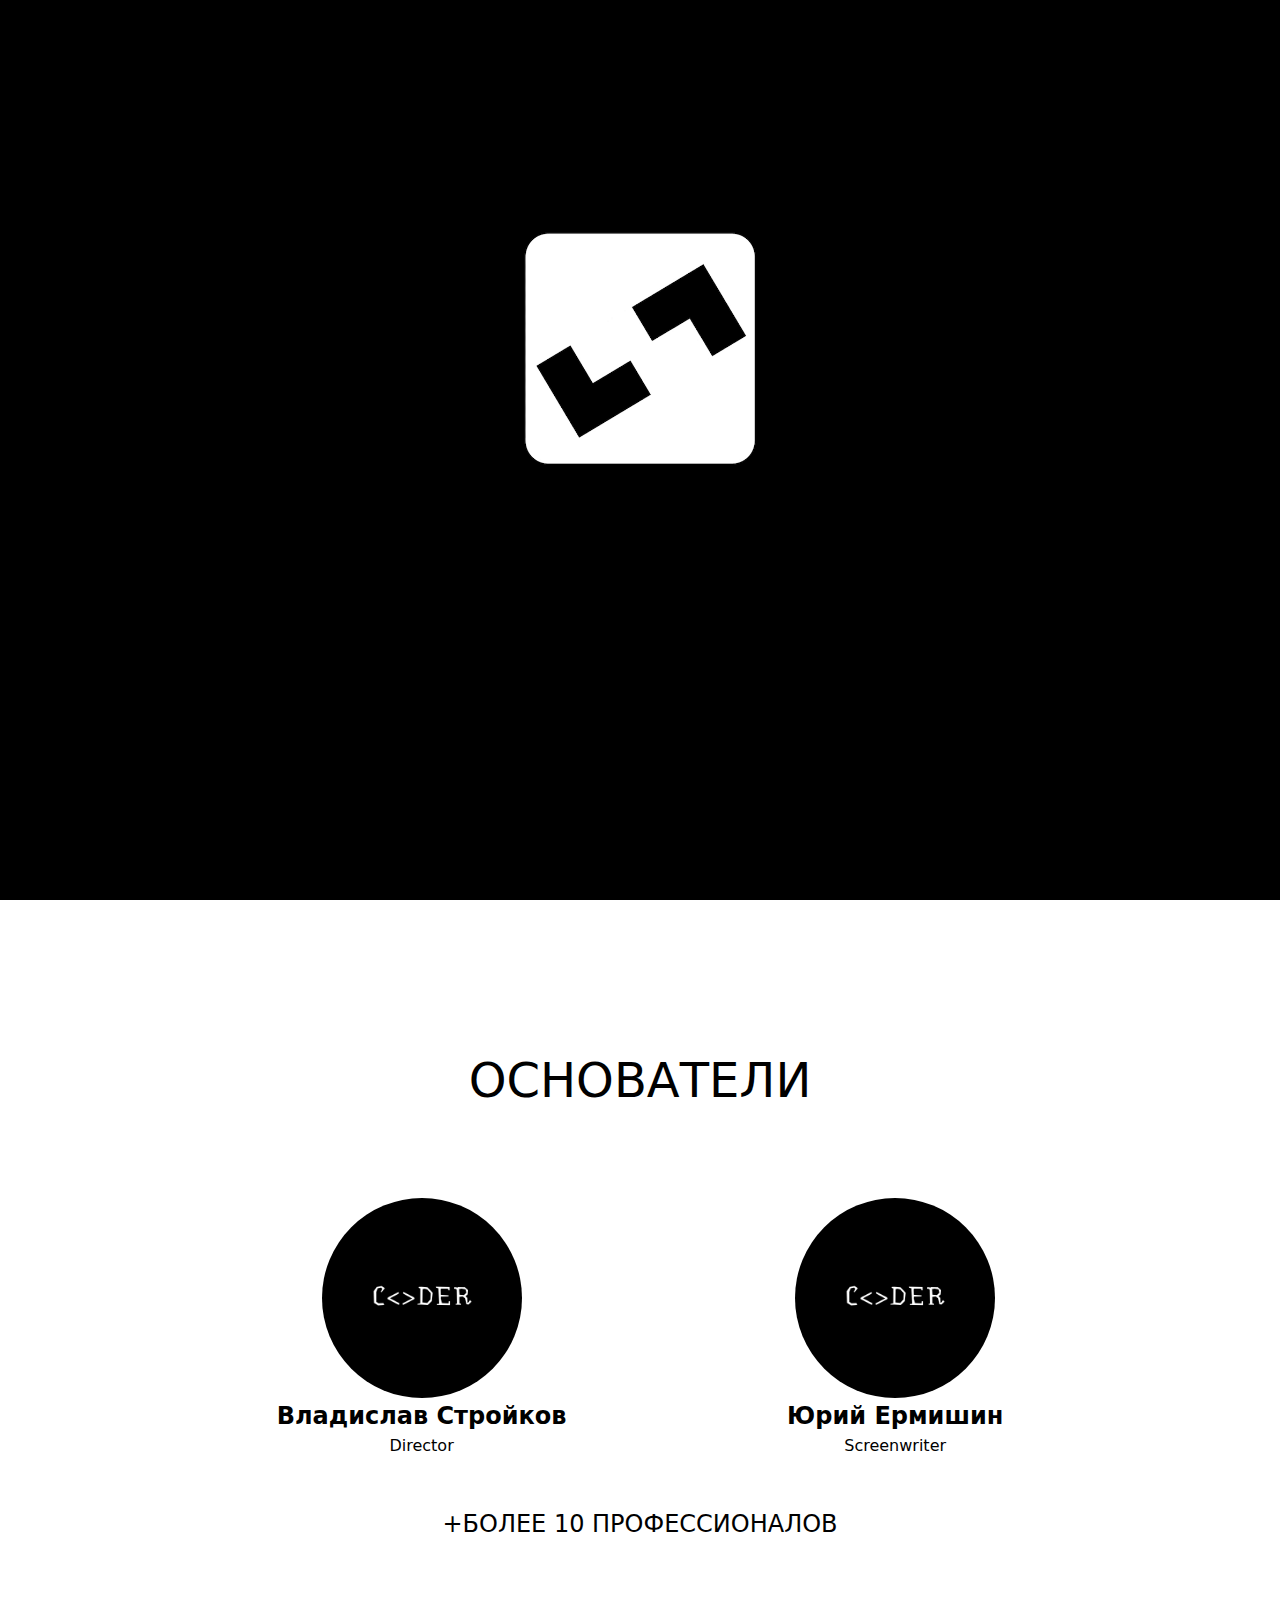
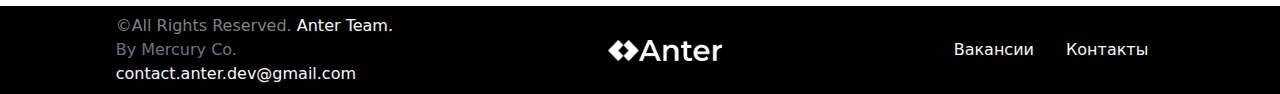
<file: index.html>
<!DOCTYPE html>
<html lang="en">

<head>
    <meta charset="UTF-8">
    <meta http-equiv="X-UA-Compatible" content="IE=edge">
    <meta name="viewport" content="width=device-width, initial-scale=1.0">
    <link rel="stylesheet" href="assets/bootstrap-5.1.1-dist/css/bootstrap.css">
    <link rel="stylesheet" href="assets/css/style.css">
    <!-- favicons -->
    <link rel="apple-touch-icon" sizes="180x180" href="assets/favicons/apple-touch-icon.png">
    <link rel="icon" type="image/png" sizes="32x32" href="assets/favicons/favicon-32x32.png">
    <link rel="icon" type="image/png" sizes="16x16" href="assets/favicons/favicon-16x16.png">
    <link rel="manifest" href="assets/favicons/site.webmanifest">
    <!-- favicons close -->
    <title>Home</title>
</head>

<body class="d-flex flex-column h-100">


    <div id="main-slide">
        <div id="main-anter-animation-container" class="main-anter-animation-container">
            <div id="main-anter-animation-block" class="main-anter-animation-block">
                <img id="main-anter-animation" class="main-anter-animation">
            </div>
        </div>
        <div>

            <nav class="navbar navbar-dark">
                <div class="container-fluid">
                    <button class="navbar-toggler" type="button" id="main-burger">
                        <span class="navbar-toggler-icon"></span>
                    </button>
                    <a class="nav-link" href="#" id="main-language-globus"><img
                            src="assets/images/icons/globe_white.svg" style="width: 30px;"></a>
                </div>

            </nav>
            <div id="main-menu">
                <div style="display: flex; flex-direction: column;">
                    <a class="menu-image-container" id="anter-logo-main-menu" href="#">
                        <img style="height: 60%; margin-top: 4em;" src="assets/images/newAnterLogos/new-anter-white.jpg"
                            alt="Anter logo">
                    </a>
                    <a class="menu-link" href="#">
                        <span class="menu-link-text"><span
                                class="menu-link-text-circle">⭘</span><span>&nbsp;Главная</span></span>
                    </a>
                    <a class="menu-link" href="#">
                        <span class="menu-link-text"><span class="menu-link-text-circle">⭘</span><span>&nbsp;О
                                нас</span></span>
                    </a>
                    <a class="menu-link" href="#">
                        <span class="menu-link-text"><span class="menu-link-text-circle">⭘</span><span>&nbsp;Наши
                                проекты</span></span>
                    </a>
                    <a class="menu-link" href="#">
                        <span class="menu-link-text"><span
                                class="menu-link-text-circle">⭘</span><span>&nbsp;Контакты</span></span>
                    </a>
                    <a class="menu-link" href="#">
                        <span class="menu-link-text"><span
                                class="menu-link-text-circle">⭘</span><span>&nbsp;Вакансии</span></span>
                    </a>

                </div>
            </div>
            <div id="main-menu-fon-blure"></div>


        </div>
        <div class="main-c-block container-fluid">
            <h1 class="text-light main-c" id="main-c">МЫ ДЕЛАЕМ (ИГРЫ)</h1>
        </div>
    </div>


    <div style="height: 100%; max-height: 100%; min-height: 100%;">

        <!-- <nav class="navbar navbar-expand-lg navbar-dark sticky-top" style="background-color: black;">
            <div class="container-fluid">
                <a class="navbar-brand" href="#">
                    <img src="assets/images/anter-logo.png" alt="Anter logo"
                        class="anter-logo d-inline-block align-text-top">
                    Anter Team
                </a>
                <button class="navbar-toggler" type="button" data-bs-toggle="collapse" data-bs-target="#navbarNav"
                    aria-controls="navbarNav" aria-expanded="false" aria-label="Toggle navigation">
                    <span class="navbar-toggler-icon"></span>
                </button>
                <div class="main-navbar collapse navbar-collapse" id="navbarNav">
                    <div class="collapse navbar-collapse" id="navbarNav"></div> 
                    <ul class="navbar-nav nav-masthead">
                        <li class="nav-item">
                            <a class="nav-link active" aria-current="page" href="#">Home</a>
                        </li>
                        <li class="nav-item">
                            <a class="nav-link" href="#">Jobs</a>
                        </li>
                        <li class="nav-item">
                            <a class="nav-link" href="#">Contact</a>
                        </li>
                    </ul>
                </div>
            </div>
        </nav> -->
        <main class="main-block">
            <div class="container-fluid d-flex justify-content-center p-5 main-block-brick">
                <div class="text-center d-flex justify-content-center flex-column" style="width: 80%;">
                    <div style="display: flex; flex-direction: column; justify-content: center; width: 100%; ">
                        <!-- <div class="d-flex justify-content-center">
                            <img src="assets/images/anter-logo.png" alt="Anter logo"
                                class="anter-logo-print-main d-inline-block align-text-top">
                        </div> -->
                        <div class="programmers-info-container" style="color: black; margin-top: 11%;">
                            <div class="h2-title-container"><h2 class="h2-title">ОСНОВАТЕЛИ</h2></div>
                            <div class="programmers-icons-container">
                                <div class="programmer-info-container">
                                    <img src="assets/images/coder.png"
                                        class="bd-placeholder-img rounded-circle programmer-icon" width="200"
                                        height="200" alt="Влад">
                                    <span class="programmer-name">Владислав Стройков</span>
                                    <span>Director</span>
                                </div>
                                <div class="programmer-info-container">
                                    <img src="assets/images/coder.png"
                                        class="bd-placeholder-img rounded-circle programmer-icon" width="200"
                                        height="200" alt="Юра">
                                    <span class="programmer-name">Юрий Ермишин</span>
                                    <span>Screenwriter</span>
                                </div>
                            </div>
                            <p style="margin-top: 2em; font-size: 150%;">+БОЛЕЕ 10 ПРОФЕССИОНАЛОВ</p>
                        </div>

                    </div>
                </div>
            </div>

        </main>

    </div>
    <footer class="footer p-2">
        <span>©All Rights Reserved. <a href="#" class="link-light text-decoration-none">Anter Team.</a><br><a href="#"
                class="link-secondary text-decoration-none">By Mercury Co. </a><br><a
                class="link-light text-decoration-none"
                href="mailto:contact.anter.dev@gmail.com">contact.anter.dev@gmail.com</a>
        </span>
        <div>
            <img src="assets/images/newAnterLogos/new-anter-black.jpg" alt="Anter logo with print"
                class="img-responsive anter-logo-print d-inline-block align-text-top">
        </div>

        <div class="d-flex flex-row">
            <span class="nav-item">
                <a class="nav-link link-light" href="#">Вакансии</a>
            </span>
            <span class="nav-item">
                <a class="nav-link link-light" href="#">Контакты</a>
            </span>
        </div>
    </footer>
    <!--Bootstrap js-->
    <script src="assets/bootstrap-5.1.1-dist/js/bootstrap.js"></script>
    <!-- JQuery -->
    <script src="https://code.jquery.com/jquery-3.6.0.min.js"></script>
    <!-- JS Scripts -->
    <script src="assets/js/main-anter-animation.js"></script>
    <script src="assets/js/main-menu.js"></script>
</body>

</html>
</file>
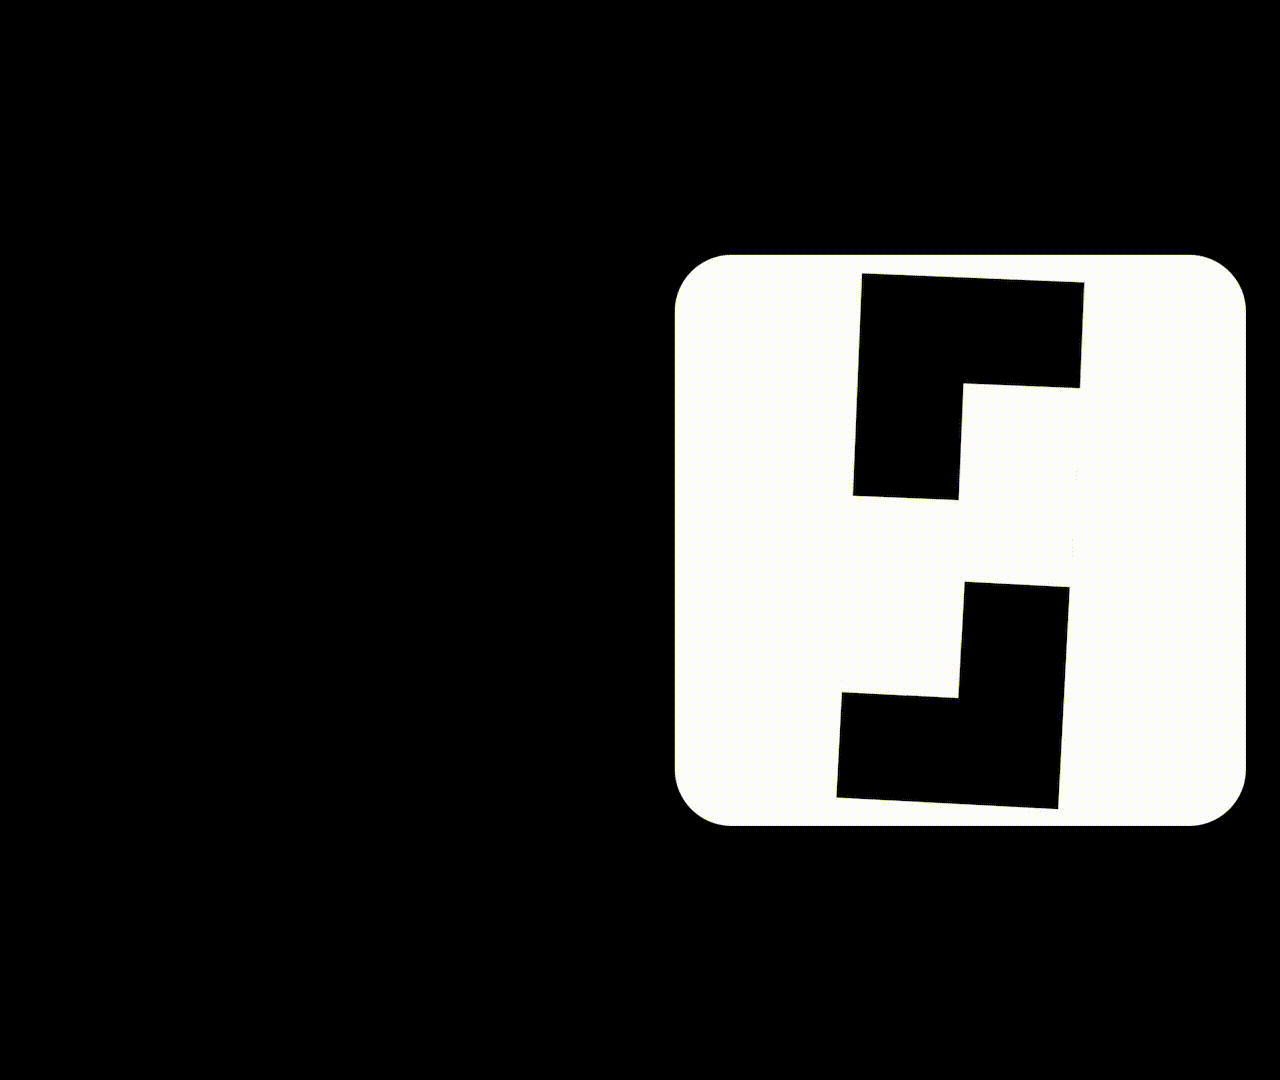
<file: test.html>
<!DOCTYPE html>
<html lang="en">

<head>
    <meta charset="UTF-8">
    <meta http-equiv="X-UA-Compatible" content="IE=edge">
    <meta name="viewport" content="width=device-width, initial-scale=1.0">
    <link rel="stylesheet" href="assets/bootstrap-5.1.1-dist/css/bootstrap.css">
    <link rel="stylesheet" href="assets/css/style.css">
    <title>TEST</title>
</head>

<body>

    <div id="test-block"><img id="test" src=""></div>
    <!-- <div id="anter-animation-container"></div>
    <div id="anter-animation"></div>
    <div onclick="myMove()" class="btn btn-success w-25">Click me</div>
    <div onclick="myTransition()" class="btn btn-success w-25">Click me2</div>
    <div onclick="myTransition2()" class="btn btn-success w-25">Click me3</div>
    <div onclick="test()" class="btn btn-success w-25">Click me4</div> -->



    <!-- JS Scripts -->
    <script src="http://code.jquery.com/jquery-3.6.0.min.js"></script>
    <script>
        $('document').ready(function (){
            $("#test").attr("src", "assets/animation/AnterLogoAnimation3.gif");
            setTimeout(function () {
                $('#test-block').fadeOut(700);
                $('#test').slideUp(500);
            }, 9000); 
        })
               
        
        function test() {
            $("#anter-animation").css('background-color', 'blue');
        }
        function myTransition2() {
            var elem = document.getElementById("anter-animation");
            elem.style.backgroundColor = "red";
            elem.style.width = '50px';
            elem.style.height = '50px';
        }
        function myTransition() {
            var elem = document.getElementById("anter-animation");
            elem.style.backgroundColor = "orange";
            elem.style.width = '100px';
            elem.style.height = '100px';
        }
        function myMove() {
            var elem = document.getElementById("anter-animation");
            var pos = 0;
            var id = setInterval(frame, 10);
            function frame() {
                if (pos == 350) {
                    clearInterval(id);
                } else {
                    pos++;
                    elem.style.top = pos + 'px';
                    elem.style.left = pos + 'px';
                }
            }
        }
    </script>



</body>

</html>
</file>
<file: assets/css/style.css>
@import url('https://fonts.googleapis.com/css2?family=Open+Sans:wght@300&display=swap');

html {}

body {
  background-color: white;

}

.footer {
  display: flex;
  align-items: center;
  justify-content: space-around;
  background-color: black;
  color: gray;
  flex: 0 0 auto;
  width: 100%;
}

.anter-logo {
  width: 30px;
  height: 30px;
}

.anter-logo-print {
  height: 21px;
  width: 114px;
  max-height: 100%;
}

.anter-logo-print-main {
  max-width: 7em;
}

.main-navbar {
  justify-content: right;
}

/*
 * Header
 */

.nav-masthead .nav-link {
  padding: .25rem 0;
  font-weight: 700;
  color: rgba(255, 255, 255, .5);
  background-color: transparent;
  border-bottom: .25rem solid transparent;
}

.nav-masthead .nav-link:hover,
.nav-masthead .nav-link:focus {
  border-bottom-color: rgba(255, 255, 255, .25);
}

.nav-masthead .nav-link+.nav-link {
  margin-left: 1rem;
}

.nav-masthead .active {
  color: #fff;
  border-bottom-color: #fff;
}

.main-anter-animation-container {
  display: flex;
  justify-content: center;

}

.main-anter-animation-block {
  background-color: #000000;
  position: absolute;
  width: 70%;
  height: 70%;
  max-height: 70%;
  min-height: 70%;
  z-index: 100;
  opacity: 1;
}

.main-anter-animation {
  width: 30%;
  position: relative;
  top: 34%;
  left: 35%;
  background-color: rgb(0, 0, 0, 0);
}

#main-slide {
  height: 100vh;
  /* background-color: #070809;   */
  background-color: #000000;
  z-index: 90;
}

/* .menumy {
  
} */
.main-c-block {

  display: flex;
  align-items: center;
  justify-content: center;
  flex-direction: column;
  width: 100%;
  text-align: center;
  margin: 12% 0;
  min-height: 200px;
  align-items: center;

}

.main-c {
  font-family: 'Arial';
  font-size: 700%;
}

#main-c {
  display: none;
}

#main-burger {
  display: none;
}

#main-language-globus {
  display: none;
}

#main-menu {

  position: absolute;
  margin-left: -100%;
  top: 0;
  background-color: white;
  color: black;
  width: 25%;
  height: 100%;
  z-index: 160;


}

#main-menu-fon-blure {
  display: none;
  position: absolute;
  top: 0;
  min-width: 100%;
  min-height: 100%;
  background: rgba(14, 13, 13, 0.2);
  backdrop-filter: blur(10px);
  z-index: 140
}

.menu-image-container {
  display: flex;
  justify-content: center;
  height: 5em;
  margin-bottom: 5em;


}

.menu-link {
  display: flex;
  align-items: center;
  text-decoration: none;
  text-align: center;
  height: 4em;
  z-index: 170;

  text-align: left;
  padding-left: 10%;
}

.menu-link-text {
  display: flex;
  align-items: center;
  color: black;
  z-index: 180;
  font-size: 150%;


}

.menu-link-text-circle {
  font-size: 70%;
  font-weight: bold;
}

.menu-link:hover>.menu-link-text {
  color: white;
}

.menu-link:hover {
  background-color: black;
}

.main-block {
  background-color: white;

}

.main-block-brick {}

.programmers-icons-container {
  margin-top: 5em;
  display: flex;
  justify-content: space-around;
}

.programmer-info-container {
  display: flex;
  align-items: center;
  flex-direction: column;


}

.programmer-name {
  font-size: 150%;
  font-weight: bold;
}

.h2-title {
  font-size: 300%;
}

.h2-title-container {
  display: flex;
  justify-content: center;
}

.programmers-info-container {
  display: flex;
  flex-direction: column;
}




@media (max-width: 1200px) {
  .main-c {
    font-size: 500%;
  }

  #main-menu {
    width: 30%;
  }


}

@media (max-width: 992px) {
  .main-c {
    font-size: 400%;
  }

  #main-menu {
    width: 40%;
  }
}

@media (max-width: 767px) {
  .main-c {
    font-size: 270%;
  }

  .h2-title {
    font-size: 250%;
  }

  .programmers-icons-container {

    flex-direction: column;
  }

  .footer {
    flex-direction: column-reverse;
  }

  #main-menu {
    width: 100%;
    height: 100vh;
  }
}
</file>
